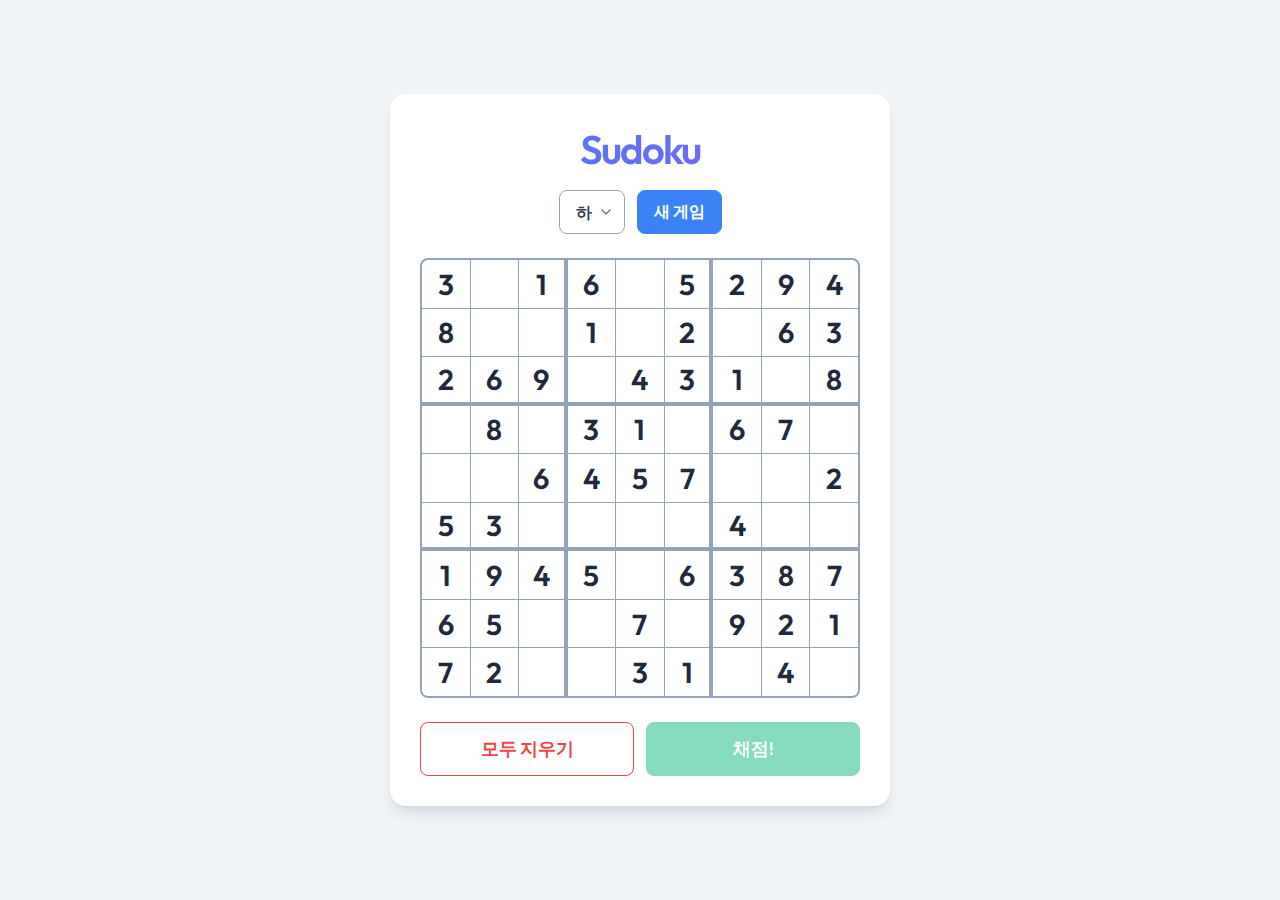
<file: sudoku/index.html>
<!DOCTYPE html>
<html lang="ko">

<head>
    <meta charset="UTF-8">
    <meta name="viewport" content="width=device-width, initial-scale=1.0">
    <title>Modern Sudoku</title>
    <link rel="stylesheet" href="style.css">
    <link href="https://fonts.googleapis.com/css2?family=Outfit:wght@300;400;600&display=swap" rel="stylesheet">
</head>

<body>
    <div class="app-container">
        <header>
            <h1>Sudoku</h1>
            <div class="controls-top">
                <select id="difficulty-select" class="btn">
                    <option value="easy" selected>하</option>
                    <option value="medium">중</option>
                    <option value="hard">상</option>
                </select>
                <button id="new-game-btn" class="btn primary">새 게임</button>
            </div>
        </header>

        <main>
            <div class="board-container">
                <div id="sudoku-board" class="sudoku-board">
                    <!-- Grid cells will be generated by JS -->
                </div>
                <div id="win-message" class="win-message hidden">
                    <h2>축하합니다!</h2>
                    <p>스도쿠를 완성했습니다.</p>
                    <button id="win-new-game-btn" class="btn primary">새 게임 시작</button>
                </div>
            </div>

            <div class="controls-bottom">
                <button id="clear-all-btn" class="btn danger-btn">모두 지우기</button>
                <button id="calculate-btn" class="btn calculate-btn">채점!</button>
            </div>
        </main>

        <!-- Tooltip Numpad -->
        <div class="tooltip-numpad" id="tooltip-numpad">
            <button class="tooltip-btn" data-val="1">1</button>
            <button class="tooltip-btn" data-val="2">2</button>
            <button class="tooltip-btn" data-val="3">3</button>
            <button class="tooltip-btn" data-val="4">4</button>
            <button class="tooltip-btn" data-val="5">5</button>
            <button class="tooltip-btn" data-val="6">6</button>
            <button class="tooltip-btn" data-val="7">7</button>
            <button class="tooltip-btn" data-val="8">8</button>
            <button class="tooltip-btn" data-val="9">9</button>
            <button class="tooltip-btn action-btn" data-val="0">지우기</button>
        </div>
    </div>
    <script src="sudoku.js"></script>
</body>

</html>
</file>
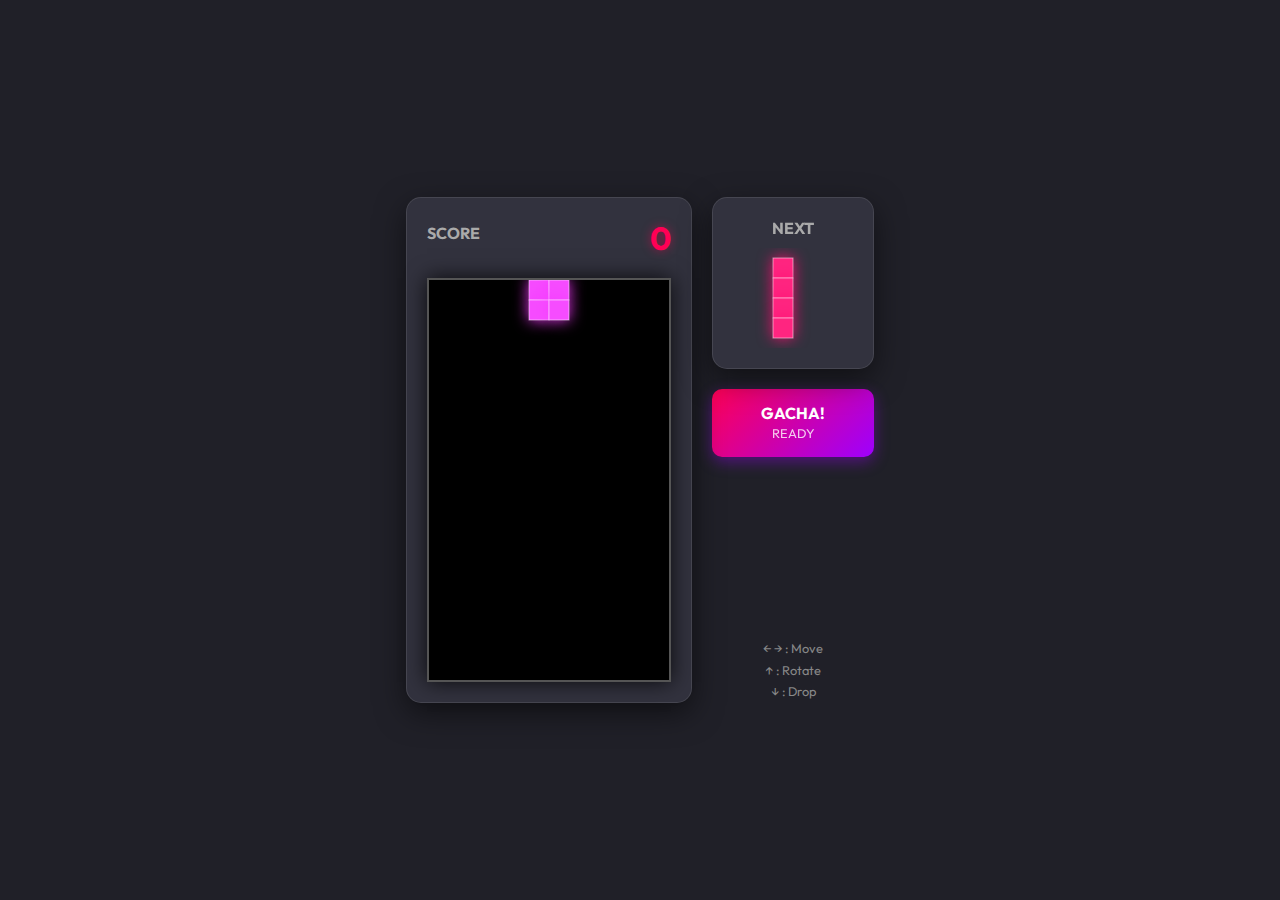
<file: tetris/index.html>
<!DOCTYPE html>
<html lang="ko">

<head>
    <meta charset="UTF-8">
    <meta name="viewport" content="width=device-width, initial-scale=1.0">
    <title>Modern Tetris</title>
    <link rel="stylesheet" href="style.css">
</head>

<body>
    <div id="game-wrapper">
        <div id="game-container">
            <div id="score-board">
                <div class="score-label">SCORE</div>
                <div id="score">0</div>
            </div>
            <canvas id="tetris" width="240" height="400"></canvas>

            <div id="game-over" class="hidden">
                <h1>GAME OVER</h1>
                <p>Score: <span id="final-score">0</span></p>
                <button id="restart-btn" onclick="resetGame()">Play Again</button>
            </div>

            <div id="pause-overlay" class="hidden">
                <h1>PAUSED</h1>
                <button class="menu-btn" onclick="togglePause()">Resume</button>
                <button class="menu-btn" onclick="resetGame()">New Game</button>
            </div>
        </div>

        <div id="side-panel">
            <div class="panel-box">
                <div class="panel-label">NEXT</div>
                <canvas id="next" width="100" height="100"></canvas>
            </div>
            <button id="gacha-btn" onclick="playerGacha()">
                GACHA!<br><span id="gacha-timer">Ready</span>
            </button>
            <div id="controls-hint">
                <p>← → : Move</p>
                <p>↑ : Rotate</p>
                <p>↓ : Drop</p>
            </div>
        </div>
    </div>
    <script src="tetris.js"></script>
</body>

</html>
</file>
<file: sudoku/style.css>
:root {
    --bg-color: #f0f4f8;
    --surface-color: #ffffff;
    --text-primary: #334155;
    --text-secondary: #64748b;
    --primary-color: #3b82f6;
    --primary-hover: #2563eb;
    --accent-color: #10b981;
    --accent-hover: #059669;
    --danger-color: #ef4444;
    --grid-border: #94a3b8;
    --cell-border: #cbd5e1;
    --cell-bg: #ffffff;
    --cell-bg-selected: #bfdbfe;
    --cell-bg-related: #e0f2fe;
    --cell-text-fixed: #1e293b;
    --cell-text-input: #2563eb;
    --cell-error-bg: #fee2e2;
    --cell-error-text: #ef4444;
    --border-radius-lg: 16px;
    --border-radius-md: 8px;
    --shadow-sm: 0 1px 3px rgba(0, 0, 0, 0.1);
    --shadow-md: 0 4px 6px -1px rgba(0, 0, 0, 0.1), 0 2px 4px -1px rgba(0, 0, 0, 0.06);
    --shadow-lg: 0 10px 15px -3px rgba(0, 0, 0, 0.1), 0 4px 6px -2px rgba(0, 0, 0, 0.05);
}



* {
    box-sizing: border-box;
    margin: 0;
    padding: 0;
}

body {
    font-family: 'Outfit', sans-serif;
    background-color: var(--bg-color);
    color: var(--text-primary);
    display: flex;
    justify-content: center;
    align-items: center;
    min-height: 100vh;
    padding: 20px;
    transition: background-color 0.3s, color 0.3s;
}

.app-container {
    background-color: var(--surface-color);
    padding: 30px;
    border-radius: var(--border-radius-lg);
    box-shadow: var(--shadow-lg);
    max-width: 500px;
    width: 100%;
}

header {
    text-align: center;
    margin-bottom: 24px;
}

h1 {
    font-size: 2.5rem;
    font-weight: 600;
    margin-bottom: 16px;
    letter-spacing: -0.05em;
    background: linear-gradient(135deg, var(--primary-color), #8b5cf6);
    -webkit-background-clip: text;
    background-clip: text;
    -webkit-text-fill-color: transparent;
}

.controls-top {
    display: flex;
    justify-content: center;
    gap: 12px;
}

.btn {
    font-family: inherit;
    font-size: 1rem;
    padding: 10px 16px;
    border: 1px solid var(--grid-border);
    border-radius: var(--border-radius-md);
    background-color: var(--surface-color);
    color: var(--text-primary);
    cursor: pointer;
    transition: all 0.2s;
    outline: none;
    font-weight: 600;
}

.btn:hover {
    background-color: var(--cell-bg-related);
}

.btn.primary {
    background-color: var(--primary-color);
    color: white;
    border-color: var(--primary-color);
}

.btn.primary:hover {
    background-color: var(--primary-hover);
    transform: translateY(-1px);
    box-shadow: var(--shadow-md);
}

.controls-bottom {
    display: flex;
    gap: 12px;
    margin-top: 16px;
}

.btn.calculate-btn,
.btn.danger-btn {
    width: 100%;
    font-size: 1.1rem;
    padding: 14px;
}

.btn.calculate-btn {
    background-color: var(--accent-color);
    color: white;
    border-color: var(--accent-color);
}

.btn.calculate-btn:hover {
    background-color: var(--accent-hover);
    transform: translateY(-1px);
    box-shadow: var(--shadow-md);
}

.btn.danger-btn {
    background-color: var(--surface-color);
    color: var(--danger-color);
    border-color: var(--danger-color);
}

.btn.danger-btn:hover {
    background-color: var(--cell-error-bg);
    transform: translateY(-1px);
    box-shadow: var(--shadow-md);
}

select.btn {
    appearance: none;
    padding-right: 32px;
    background-image: url("data:image/svg+xml;charset=US-ASCII,%3Csvg%20xmlns%3D%22http%3A%2F%2Fwww.w3.org%2F2000%2Fsvg%22%20width%3D%2216%22%20height%3D%2216%22%20viewBox%3D%220%200%2024%2024%22%20fill%3D%22none%22%20stroke%3D%22%2364748b%22%20stroke-width%3D%222%22%20stroke-linecap%3D%22round%22%20stroke-linejoin%3D%22round%22%3E%3Cpolyline%20points%3D%226%209%2012%2015%2018%209%22%3E%3C%2Fpolyline%3E%3C%2Fsvg%3E");
    background-repeat: no-repeat;
    background-position: right 10px center;
    background-size: 16px;
}

.board-container {
    position: relative;
    margin-bottom: 24px;
    aspect-ratio: 1 / 1;
    width: 100%;
}

.sudoku-board {
    display: grid;
    grid-template-columns: repeat(9, 1fr);
    grid-template-rows: repeat(9, 1fr);
    width: 100%;
    height: 100%;
    border: 2px solid var(--grid-border);
    border-radius: var(--border-radius-md);
    overflow: hidden;
    background-color: var(--grid-border);
    gap: 1px;
}

.cell {
    background-color: var(--cell-bg);
    display: flex;
    justify-content: center;
    align-items: center;
    font-size: clamp(1.2rem, 5vw, 1.8rem);
    font-weight: 400;
    cursor: pointer;
    user-select: none;
    transition: background-color 0.15s, color 0.15s;
    color: var(--cell-text-input);
}

/* 3x3 Block Borders */
.cell:nth-child(3n) {
    margin-right: 1px;
}

.cell:nth-child(9n) {
    margin-right: 0;
}

.cell:nth-child(n+19):nth-child(-n+27),
.cell:nth-child(n+46):nth-child(-n+54) {
    margin-bottom: 1px;
}

.sudoku-board {
    /* Using background to create block borders */
    background: var(--grid-border);
    gap: 1px;
}

/* Re-implementing 3x3 block borders cleanly */
.cell.right-border {
    border-right: 2px solid var(--grid-border);
}

.cell.bottom-border {
    border-bottom: 2px solid var(--grid-border);
}


.cell.fixed {
    font-weight: 600;
    color: var(--cell-text-fixed);
}

.cell.selected {
    background-color: var(--cell-bg-selected) !important;
}

.cell.related {
    background-color: var(--cell-bg-related);
}

.cell.error {
    background-color: var(--cell-error-bg) !important;
    color: var(--cell-error-text);
    animation: shake 0.4s ease-in-out;
}

@keyframes shake {

    0%,
    100% {
        transform: translateX(0);
    }

    25% {
        transform: translateX(-4px);
    }

    75% {
        transform: translateX(4px);
    }
}

/* Tooltip Numpad */
.tooltip-numpad {
    position: absolute;
    display: none;
    grid-template-columns: repeat(3, 1fr);
    gap: 6px;
    background-color: var(--surface-color);
    padding: 10px;
    border-radius: var(--border-radius-md);
    box-shadow: var(--shadow-lg);
    border: 1px solid var(--grid-border);
    z-index: 100;
    opacity: 0;
    visibility: hidden;
    transform: translateY(-5px);
    transition: opacity 0.2s, transform 0.2s, visibility 0.2s;
}

.tooltip-numpad.visible {
    display: grid;
    opacity: 1;
    visibility: visible;
    transform: translateY(0);
}

.tooltip-btn {
    background-color: var(--bg-color);
    border: 1px solid var(--cell-border);
    border-radius: 6px;
    padding: 12px 16px;
    font-size: 1.2rem;
    font-weight: 600;
    color: var(--text-primary);
    cursor: pointer;
    transition: all 0.15s;
    display: flex;
    justify-content: center;
    align-items: center;
}

.tooltip-btn:active {
    transform: scale(0.92);
}

.tooltip-btn:hover {
    background-color: var(--cell-bg-selected);
    color: var(--primary-color);
    border-color: var(--primary-color);
}

.tooltip-btn.action-btn {
    grid-column: span 3;
    color: var(--danger-color);
    font-size: 1rem;
    padding: 8px 0;
}

.tooltip-btn.action-btn:hover {
    background-color: var(--cell-error-bg);
    border-color: var(--danger-color);
    color: var(--cell-error-text);
}


/* Win Message Overlay */
.win-message {
    position: absolute;
    top: 0;
    left: 0;
    width: 100%;
    height: 100%;
    background-color: #000000cc;
    backdrop-filter: blur(4px);
    display: flex;
    flex-direction: column;
    justify-content: center;
    align-items: center;
    border-radius: var(--border-radius-md);
    z-index: 10;
    animation: fadeIn 0.5s ease;
}

.win-message h2 {
    font-size: 2.5rem;
    color: var(--accent-color);
    margin-bottom: 8px;
}

.win-message p {
    font-size: 1.2rem;
    margin-bottom: 24px;
    color: white;
}

.hidden {
    display: none !important;
}

@keyframes fadeIn {
    from {
        opacity: 0;
        transform: scale(0.9);
    }

    to {
        opacity: 1;
        transform: scale(1);
    }
}

@media (max-width: 480px) {
    .app-container {
        padding: 16px;
    }
}
</file>
<file: tetris/style.css>
@import url('https://fonts.googleapis.com/css2?family=Outfit:wght@400;700&display=swap');

:root {
    --bg-color: #202028;
    --canvas-bg: #000;
    --text-color: #fff;
    --accent-color: #ff0055;
    --ui-bg: #32323e;
    --neon-glow: 0 0 10px;
    --gacha-color: #9d00ff;
    /* Purple for Gacha */
}

body {
    background: var(--bg-color);
    color: var(--text-color);
    font-family: 'Outfit', sans-serif;
    display: flex;
    justify-content: center;
    align-items: center;
    height: 100vh;
    margin: 0;
    overflow: hidden;
}

#game-wrapper {
    display: flex;
    gap: 20px;
}

#game-container,
.panel-box {
    background: var(--ui-bg);
    border-radius: 15px;
    padding: 20px;
    box-shadow: 0 10px 30px rgba(0, 0, 0, 0.5);
    border: 1px solid rgba(255, 255, 255, 0.1);
    position: relative;
}

#game-container {
    display: flex;
    flex-direction: column;
    align-items: center;
}

#side-panel {
    display: flex;
    flex-direction: column;
    gap: 20px;
}

.panel-box {
    display: flex;
    flex-direction: column;
    align-items: center;
    justify-content: center;
    width: 120px;
    /* Fixed width for alignment */
}

.panel-label,
.score-label {
    font-weight: 700;
    color: #aaa;
    margin-bottom: 10px;
    font-size: 1rem;
    text-transform: uppercase;
}

#score-board {
    width: 100%;
    display: flex;
    justify-content: space-between;
    align-items: center;
    margin-bottom: 20px;
    font-size: 1.2rem;
}

#score {
    font-size: 2rem;
    font-weight: 700;
    color: var(--accent-color);
    text-shadow: 0 0 10px rgba(255, 0, 85, 0.5);
}

canvas {
    background-color: var(--canvas-bg);
    display: block;
    /* Neon glow effect for the entire board context - simplified for performance, 
       real per-block neon is done via shadowBlur in JS or simple borders */
    border: 2px solid #555;
    box-shadow: 0 0 20px rgba(0, 0, 0, 0.8);
}

/* Specific styling for the Next Piece canvas */
#next {
    width: 100px;
    height: 100px;
    background: transparent;
    border: none;
    box-shadow: none;
}

#gacha-btn {
    width: 100%;
    padding: 15px 0;
    background: linear-gradient(135deg, #ff0055, #9d00ff);
    color: white;
    border: none;
    border-radius: 10px;
    font-family: 'Outfit', sans-serif;
    font-weight: 700;
    font-size: 1rem;
    cursor: pointer;
    box-shadow: 0 5px 15px rgba(157, 0, 255, 0.4);
    transition: all 0.3s ease;
    text-transform: uppercase;
    line-height: 1.2;
}

#gacha-btn:hover:not(:disabled) {
    transform: translateY(-2px);
    box-shadow: 0 8px 20px rgba(157, 0, 255, 0.6);
}

#gacha-btn:active:not(:disabled) {
    transform: translateY(1px);
}

#gacha-btn:disabled {
    background: #555;
    cursor: not-allowed;
    box-shadow: none;
    opacity: 0.7;
}

#gacha-timer {
    font-size: 0.8rem;
    font-weight: 400;
    opacity: 0.8;
}

#controls-hint {
    margin-top: auto;
    /* Push to bottom of side panel if needed */
    font-size: 0.8rem;
    color: #888;
    text-align: center;
    line-height: 1.5;
    background: transparent;
}

#controls-hint p {
    margin: 2px 0;
}

/* Game Over Overlay */
#game-over {
    position: absolute;
    top: 0;
    left: 0;
    width: 100%;
    height: 100%;
    background: rgba(0, 0, 0, 0.85);
    display: flex;
    flex-direction: column;
    justify-content: center;
    align-items: center;
    text-align: center;
    border-radius: 15px;
    backdrop-filter: blur(5px);
    z-index: 10;
}

#game-over.hidden {
    display: none;
}

#game-over h1 {
    font-size: 3rem;
    color: #fff;
    margin: 0 0 20px 0;
    text-shadow: 0 0 20px var(--accent-color);
    text-transform: uppercase;
    letter-spacing: 2px;
}

#game-over p {
    font-size: 1.5rem;
    margin-bottom: 30px;
}

#restart-btn {
    padding: 15px 40px;
    font-size: 1.2rem;
    font-family: 'Outfit', sans-serif;
    font-weight: 700;
    color: #fff;
    background: var(--accent-color);
    border: none;
    border-radius: 50px;
    cursor: pointer;
    box-shadow: 0 0 15px rgba(255, 0, 85, 0.6);
    transition: all 0.2s ease;
}

#restart-btn:hover {
    transform: scale(1.05);
    box-shadow: 0 0 25px rgba(255, 0, 85, 0.8);
}

/* Pause Overlay */
#pause-overlay {
    position: absolute;
    top: 0;
    left: 0;
    width: 100%;
    height: 100%;
    background: rgba(0, 0, 0, 0.85);
    display: flex;
    flex-direction: column;
    justify-content: center;
    align-items: center;
    text-align: center;
    border-radius: 15px;
    backdrop-filter: blur(5px);
    z-index: 20;
    /* Higher than game over */
}

#pause-overlay.hidden {
    display: none;
}

#pause-overlay h1 {
    font-size: 3rem;
    color: #fff;
    margin: 0 0 30px 0;
    text-shadow: 0 0 20px var(--accent-color);
    letter-spacing: 5px;
}

.menu-btn {
    padding: 12px 35px;
    font-size: 1.1rem;
    font-family: 'Outfit', sans-serif;
    font-weight: 700;
    color: #fff;
    background: transparent;
    border: 2px solid var(--accent-color);
    border-radius: 50px;
    cursor: pointer;
    margin: 10px 0;
    transition: all 0.2s ease;
    width: 200px;
}

.menu-btn:hover {
    background: var(--accent-color);
    box-shadow: 0 0 15px rgba(255, 0, 85, 0.6);
}

/* Flash animation for clearing lines */
@keyframes flash {
    0% {
        background: var(--canvas-bg);
    }

    50% {
        background: #333;
    }

    100% {
        background: var(--canvas-bg);
    }
}

.flash {
    animation: flash 0.1s;
}
</file>
